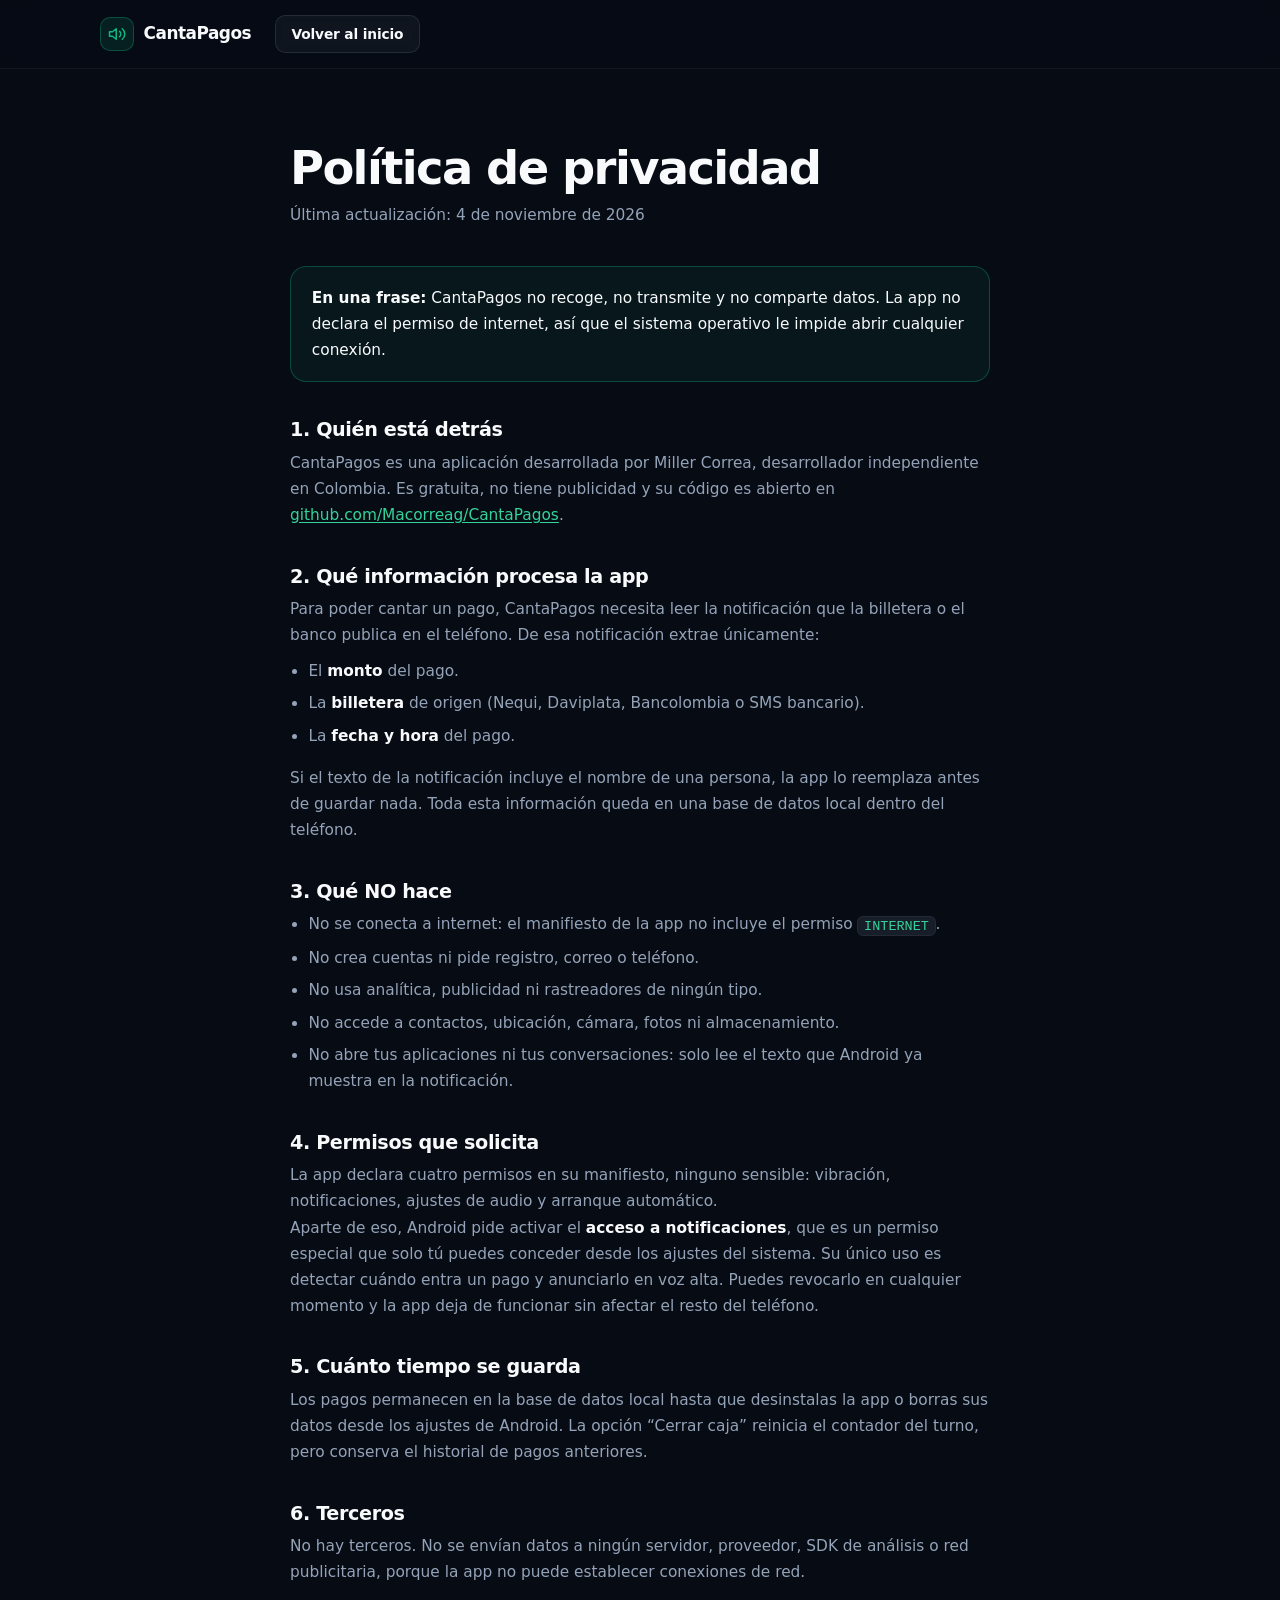
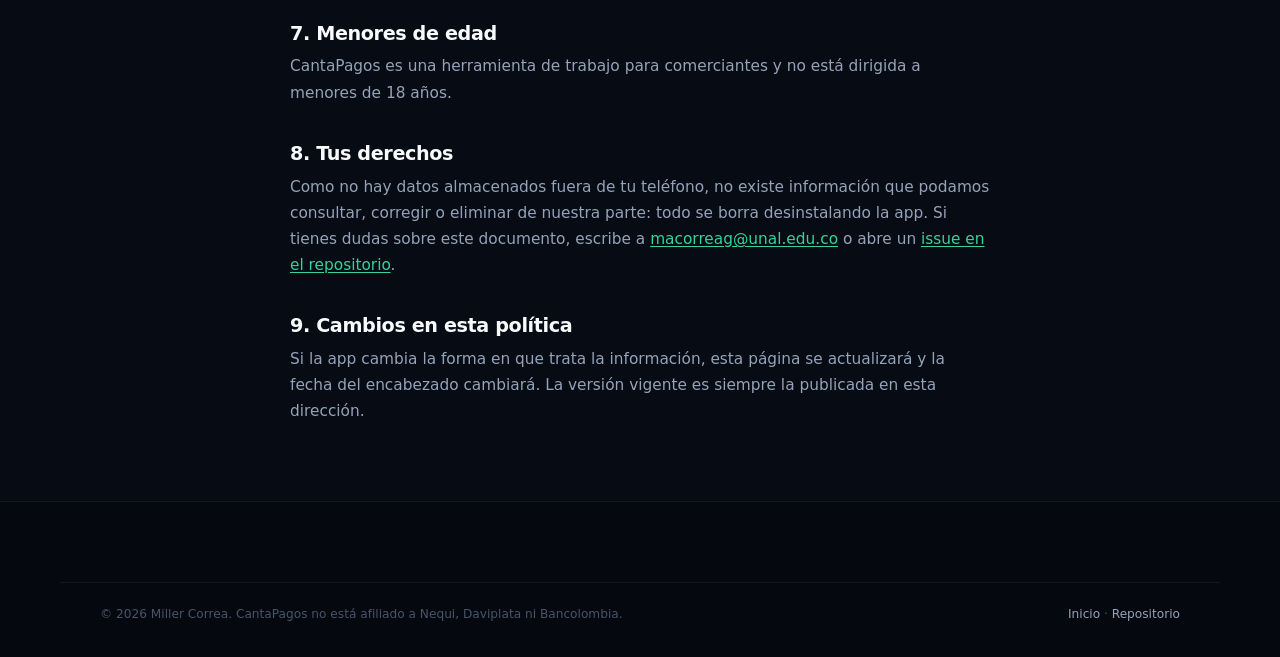
<file: docs/privacidad.html>
<!DOCTYPE html>
<html lang="es-CO">
<head>
<meta charset="utf-8">
<meta name="viewport" content="width=device-width, initial-scale=1">
<title>Política de privacidad · CantaPagos</title>
<meta name="description" content="CantaPagos no recoge ni transmite datos: no tiene permiso de internet. Qué procesa, qué permisos pide y cuánto tiempo guarda la información.">
<meta name="theme-color" content="#070B14">
<link rel="canonical" href="https://macorreag.github.io/CantaPagos/privacidad.html">
<link rel="icon" href="favicon.svg" type="image/svg+xml">
<link rel="stylesheet" href="styles.css">
</head>
<body>

<header class="nav is-stuck">
  <div class="wrap nav__inner">
    <a class="brand" href="/CantaPagos/" aria-label="CantaPagos, inicio">
      <span class="brand__mark" aria-hidden="true">
        <svg viewBox="0 0 24 24" fill="none" stroke="currentColor" stroke-width="2" stroke-linecap="round" stroke-linejoin="round"><path d="M11 5 6 9H2v6h4l5 4V5Z"/><path d="M15.5 8.5a5 5 0 0 1 0 7"/><path d="M19 5a9 9 0 0 1 0 14"/></svg>
      </span>
      <span class="brand__text">CantaPagos</span>
    </a>
    <a class="btn btn--ghost btn--sm" href="/CantaPagos/">Volver al inicio</a>
  </div>
</header>

<main class="wrap legal">
  <h1>Política de privacidad</h1>
  <p class="legal__date">Última actualización: 4 de noviembre de 2026</p>

  <div class="legal__box">
    <p><strong>En una frase:</strong> CantaPagos no recoge, no transmite y no comparte datos.
    La app no declara el permiso de internet, así que el sistema operativo le impide abrir
    cualquier conexión.</p>
  </div>

  <h2>1. Quién está detrás</h2>
  <p>CantaPagos es una aplicación desarrollada por Miller Correa, desarrollador independiente
  en Colombia. Es gratuita, no tiene publicidad y su código es abierto en
  <a href="https://github.com/Macorreag/CantaPagos">github.com/Macorreag/CantaPagos</a>.</p>

  <h2>2. Qué información procesa la app</h2>
  <p>Para poder cantar un pago, CantaPagos necesita leer la notificación que la billetera o el
  banco publica en el teléfono. De esa notificación extrae únicamente:</p>
  <ul>
    <li>El <strong>monto</strong> del pago.</li>
    <li>La <strong>billetera</strong> de origen (Nequi, Daviplata, Bancolombia o SMS bancario).</li>
    <li>La <strong>fecha y hora</strong> del pago.</li>
  </ul>
  <p>Si el texto de la notificación incluye el nombre de una persona, la app lo reemplaza antes
  de guardar nada. Toda esta información queda en una base de datos local dentro del teléfono.</p>

  <h2>3. Qué NO hace</h2>
  <ul>
    <li>No se conecta a internet: el manifiesto de la app no incluye el permiso <code>INTERNET</code>.</li>
    <li>No crea cuentas ni pide registro, correo o teléfono.</li>
    <li>No usa analítica, publicidad ni rastreadores de ningún tipo.</li>
    <li>No accede a contactos, ubicación, cámara, fotos ni almacenamiento.</li>
    <li>No abre tus aplicaciones ni tus conversaciones: solo lee el texto que Android ya muestra
      en la notificación.</li>
  </ul>

  <h2>4. Permisos que solicita</h2>
  <p>La app declara cuatro permisos en su manifiesto, ninguno sensible: vibración,
  notificaciones, ajustes de audio y arranque automático.</p>
  <p>Aparte de eso, Android pide activar el <strong>acceso a notificaciones</strong>, que es un
  permiso especial que solo tú puedes conceder desde los ajustes del sistema. Su único uso es
  detectar cuándo entra un pago y anunciarlo en voz alta. Puedes revocarlo en cualquier momento
  y la app deja de funcionar sin afectar el resto del teléfono.</p>

  <h2>5. Cuánto tiempo se guarda</h2>
  <p>Los pagos permanecen en la base de datos local hasta que desinstalas la app o borras sus
  datos desde los ajustes de Android. La opción “Cerrar caja” reinicia el contador del turno,
  pero conserva el historial de pagos anteriores.</p>

  <h2>6. Terceros</h2>
  <p>No hay terceros. No se envían datos a ningún servidor, proveedor, SDK de análisis o red
  publicitaria, porque la app no puede establecer conexiones de red.</p>

  <h2>7. Menores de edad</h2>
  <p>CantaPagos es una herramienta de trabajo para comerciantes y no está dirigida a menores
  de 18 años.</p>

  <h2>8. Tus derechos</h2>
  <p>Como no hay datos almacenados fuera de tu teléfono, no existe información que podamos
  consultar, corregir o eliminar de nuestra parte: todo se borra desinstalando la app.
  Si tienes dudas sobre este documento, escribe a
  <a href="mailto:macorreag@unal.edu.co">macorreag@unal.edu.co</a> o abre un
  <a href="https://github.com/Macorreag/CantaPagos/issues">issue en el repositorio</a>.</p>

  <h2>9. Cambios en esta política</h2>
  <p>Si la app cambia la forma en que trata la información, esta página se actualizará y la
  fecha del encabezado cambiará. La versión vigente es siempre la publicada en esta dirección.</p>
</main>

<footer class="footer">
  <div class="wrap footer__legal">
    <p>© <span id="year">2026</span> Miller Correa. CantaPagos no está afiliado a Nequi, Daviplata ni Bancolombia.</p>
    <p><a href="/CantaPagos/">Inicio</a> · <a href="https://github.com/Macorreag/CantaPagos">Repositorio</a></p>
  </div>
</footer>

<script>
  document.getElementById('year').textContent = new Date().getFullYear();
</script>
</body>
</html>
</file>
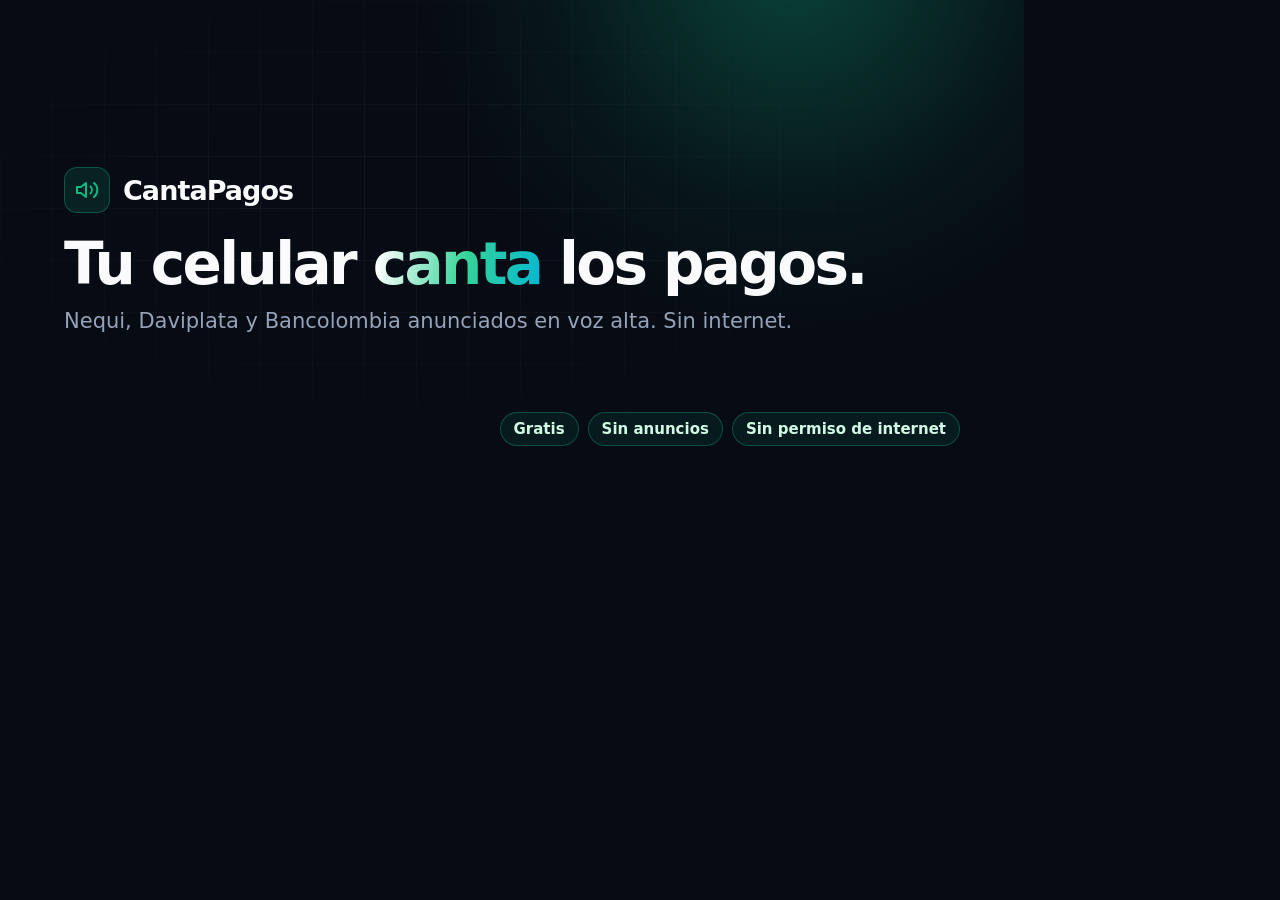
<file: store/src/feature-graphic.html>
<!DOCTYPE html>
<html lang="es">
<head>
<meta charset="utf-8">
<style>
  * { margin: 0; padding: 0; box-sizing: border-box; }
  html, body { width: 1024px; height: 500px; overflow: hidden; background: #070B14; }
  body {
    background: #070B14;
    color: #F8FAFC;
    font-family: ui-sans-serif, system-ui, -apple-system, "Segoe UI", Roboto, "Helvetica Neue", Arial, sans-serif;
    -webkit-font-smoothing: antialiased;
    position: relative;
  }
  .glow {
    position: absolute; width: 780px; height: 780px;
    top: -430px; right: -160px;
    background: radial-gradient(circle, rgba(16,185,129,.32) 0%, rgba(4,120,87,.10) 45%, transparent 68%);
  }
  .grid {
    position: absolute; inset: 0;
    background-image:
      linear-gradient(to right, rgba(148,163,184,.07) 1px, transparent 1px),
      linear-gradient(to bottom, rgba(148,163,184,.07) 1px, transparent 1px);
    background-size: 52px 52px;
    mask-image: radial-gradient(ellipse 70% 70% at 40% 40%, #000 10%, transparent 78%);
    -webkit-mask-image: radial-gradient(ellipse 70% 70% at 40% 40%, #000 10%, transparent 78%);
  }
  .inner {
    position: relative;
    width: 100%; height: 100%;
    padding: 58px 64px;
    display: flex; flex-direction: column; justify-content: center;
  }
  .brand { display: flex; align-items: center; gap: 13px; margin-bottom: 22px; }
  .mark {
    width: 46px; height: 46px; display: grid; place-items: center;
    border-radius: 13px;
    color: #10B981; background: rgba(16,185,129,.13);
    border: 1px solid rgba(16,185,129,.35);
  }
  .mark svg { width: 24px; height: 24px; }
  .name { font-size: 27px; font-weight: 800; letter-spacing: -.035em; }
  h1 { font-size: 58px; line-height: 1.02; letter-spacing: -.045em; font-weight: 800; margin-bottom: 14px; }
  h1 em {
    font-style: normal;
    background: linear-gradient(100deg, #FFFFFF 5%, #34D399 55%, #06B6D4 100%);
    -webkit-background-clip: text; background-clip: text; color: transparent;
  }
  .sub { font-size: 21px; color: #94A3B8; }
  .badges { position: absolute; right: 64px; bottom: 54px; display: flex; gap: 9px; }
  .badges span {
    font-size: 15px; font-weight: 700; color: #D1FAE5;
    padding: 7px 13px; border-radius: 999px;
    background: rgba(16,185,129,.09);
    border: 1px solid rgba(16,185,129,.34);
  }
</style>
</head>
<body>
  <div class="glow"></div>
  <div class="grid"></div>

  <div class="inner">
    <div class="brand">
      <span class="mark">
        <svg viewBox="0 0 24 24" fill="none" stroke="currentColor" stroke-width="2" stroke-linecap="round" stroke-linejoin="round"><path d="M11 5 6 9H2v6h4l5 4V5Z"/><path d="M15.5 8.5a5 5 0 0 1 0 7"/><path d="M19 5a9 9 0 0 1 0 14"/></svg>
      </span>
      <span class="name">CantaPagos</span>
    </div>

    <h1>Tu celular <em>canta</em> los pagos.</h1>
    <p class="sub">Nequi, Daviplata y Bancolombia anunciados en voz alta. Sin internet.</p>
  </div>

  <div class="badges">
    <span>Gratis</span>
    <span>Sin anuncios</span>
    <span>Sin permiso de internet</span>
  </div>
</body>
</html>
</file>
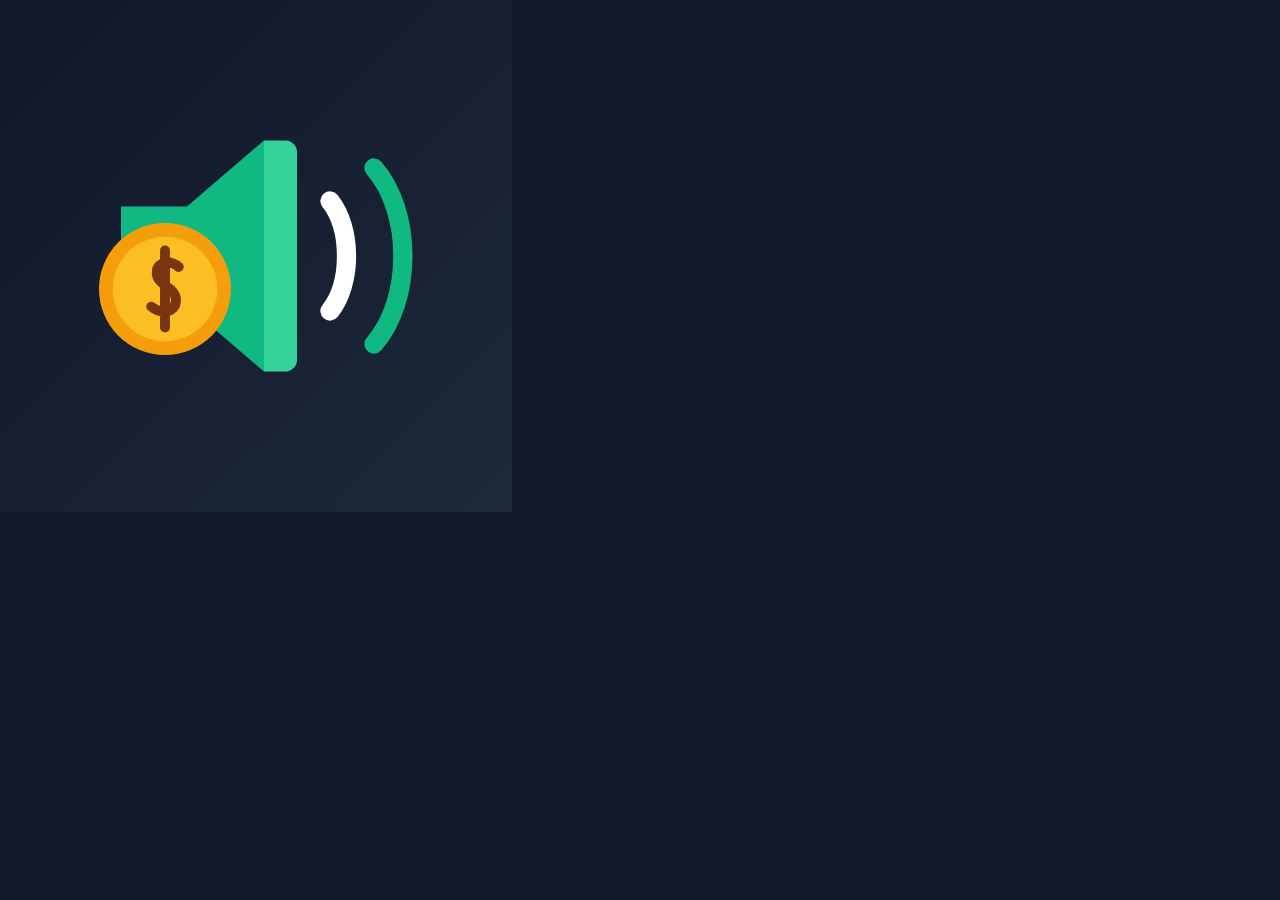
<file: store/src/icon.html>
<!DOCTYPE html>
<html lang="es">
<head>
<meta charset="utf-8">
<style>
  * { margin: 0; padding: 0; box-sizing: border-box; }
  html, body { width: 512px; height: 512px; overflow: hidden; background: #0F172A; }
  svg { display: block; width: 512px; height: 512px; }
</style>
</head>
<body>
<svg width="512" height="512" viewBox="0 0 512 512" xmlns="http://www.w3.org/2000/svg">
  <defs>
    <linearGradient id="bg" x1="0" y1="0" x2="1" y2="1">
      <stop offset="0" stop-color="#0F172A"/>
      <stop offset="1" stop-color="#1E293B"/>
    </linearGradient>
  </defs>
  <rect width="512" height="512" fill="url(#bg)"/>

  <!-- Contenido del adaptive icon, escalado y centrado -->
  <g transform="translate(-55 -41) scale(5.5)">
    <path d="M32,45 L44,45 L58,33 L58,75 L44,63 L32,63 Z" fill="#10B981"/>
    <path d="M58,33 L62,33 C63,33 64,34 64,35 L64,73 C64,74 63,75 62,75 L58,75 Z" fill="#34D399"/>
    <path d="M70,44 C74,49 74,59 70,64" stroke="#FFFFFF" stroke-width="3.5" stroke-linecap="round" fill="none"/>
    <path d="M78,38 C85,46 85,62 78,70" stroke="#10B981" stroke-width="3.5" stroke-linecap="round" fill="none"/>
    <circle cx="40" cy="60" r="12" fill="#F59E0B"/>
    <circle cx="40" cy="60" r="9.5" fill="#FBBF24"/>
    <path d="M40,53 L40,67 M42.5,56 C41.5,54.8 38.5,54.8 38.5,57 C38.5,59.5 42,59.5 42,62 C42,64.5 39,64.5 37.5,63.2"
          stroke="#78350F" stroke-width="1.8" stroke-linecap="round" fill="none"/>
  </g>
</svg>
</body>
</html>
</file>
<file: docs/styles.css>
/* ============================================
   CantaPagos — landing
   Paleta tomada del tema real de la app (ui/theme/Color.kt)
   ============================================ */

:root {
  --bg:        #070B14;
  --bg-soft:   #0B1220;
  --surface:   #0F172A;
  --surface-2: #151E32;
  --surface-3: #1E293B;
  --line:      rgba(148, 163, 184, .16);
  --line-soft: rgba(148, 163, 184, .09);

  --text:  #F8FAFC;
  --muted: #94A3B8;
  --dim:   #64748B;

  --emerald:   #10B981;
  --emerald-2: #34D399;
  --emerald-d: #047857;

  --nequi: #7A1CAC;
  --davi:  #DC2626;
  --banco: #D97706;
  --sms:   #0284C7;

  --radius-sm: 10px;
  --radius:    16px;
  --radius-lg: 24px;

  --wrap: 1160px;
  --pad: clamp(1.25rem, 4.5vw, 2.5rem);

  --font: ui-sans-serif, system-ui, -apple-system, "Segoe UI", Roboto, "Helvetica Neue", Arial, sans-serif;
  --mono: ui-monospace, SFMono-Regular, "SF Mono", Menlo, Consolas, "Liberation Mono", monospace;

  --ease: cubic-bezier(.22, .61, .36, 1);
}

*, *::before, *::after { box-sizing: border-box; }

html {
  scroll-behavior: smooth;
  -webkit-text-size-adjust: 100%;
}

body {
  margin: 0;
  background: var(--bg);
  color: var(--text);
  font-family: var(--font);
  font-size: 1rem;
  line-height: 1.6;
  -webkit-font-smoothing: antialiased;
  text-rendering: optimizeLegibility;
  overflow-x: hidden;
}

img, svg { display: block; max-width: 100%; }
a { color: inherit; text-decoration: none; }
button { font: inherit; color: inherit; }

h1, h2, h3 {
  margin: 0;
  font-weight: 800;
  letter-spacing: -.035em;
  line-height: 1.04;
  text-wrap: balance;
}

p { margin: 0; }

code {
  font-family: var(--mono);
  font-size: .88em;
  padding: .12em .42em;
  border-radius: 6px;
  background: rgba(148, 163, 184, .12);
  border: 1px solid var(--line-soft);
  color: var(--emerald-2);
}

::selection { background: rgba(16, 185, 129, .28); }

:focus-visible {
  outline: 3px solid var(--emerald);
  outline-offset: 3px;
  border-radius: 6px;
}

.skip {
  position: absolute;
  left: -9999px;
  top: 0;
  background: var(--emerald);
  color: #04140E;
  font-weight: 700;
  padding: .8rem 1.2rem;
  border-radius: 0 0 12px 0;
  z-index: 200;
}
.skip:focus { left: 0; }

.wrap {
  width: 100%;
  max-width: var(--wrap);
  margin-inline: auto;
  padding-inline: var(--pad);
}

/* ---------- Botones ---------- */
.btn {
  --btn-h: 46px;
  display: inline-flex;
  align-items: center;
  justify-content: center;
  gap: .55rem;
  height: var(--btn-h);
  padding-inline: 1.15rem;
  border-radius: 12px;
  border: 1px solid transparent;
  font-weight: 700;
  font-size: .94rem;
  letter-spacing: -.01em;
  cursor: pointer;
  white-space: nowrap;
  transition: transform .16s var(--ease), background-color .16s var(--ease),
              border-color .16s var(--ease), box-shadow .22s var(--ease);
}
.btn svg { width: 18px; height: 18px; flex: none; }
.btn--sm { --btn-h: 38px; font-size: .86rem; padding-inline: .95rem; border-radius: 10px; }
.btn--lg { --btn-h: 54px; font-size: 1rem; padding-inline: 1.5rem; border-radius: 14px; }
.btn--lg svg { width: 20px; height: 20px; }

.btn--primary {
  background: linear-gradient(180deg, var(--emerald-2), var(--emerald));
  color: #04140E;
  box-shadow: 0 1px 0 rgba(255,255,255,.25) inset, 0 10px 30px -12px rgba(16,185,129,.85);
}
.btn--primary:hover { transform: translateY(-2px); box-shadow: 0 1px 0 rgba(255,255,255,.3) inset, 0 16px 36px -12px rgba(16,185,129,.95); }
.btn--primary:active { transform: translateY(0) scale(.985); }

.btn--ghost {
  background: rgba(148, 163, 184, .07);
  border-color: var(--line);
  color: var(--text);
  backdrop-filter: blur(6px);
}
.btn--ghost:hover { background: rgba(148, 163, 184, .13); border-color: rgba(148,163,184,.32); transform: translateY(-2px); }
.btn--ghost:active { transform: translateY(0) scale(.985); }

/* ---------- Nav ---------- */
.nav {
  position: fixed;
  inset: 0 0 auto 0;
  z-index: 100;
  border-bottom: 1px solid transparent;
  transition: background-color .3s var(--ease), border-color .3s var(--ease), backdrop-filter .3s;
}
.nav.is-stuck {
  background: rgba(7, 11, 20, .78);
  backdrop-filter: blur(14px) saturate(160%);
  border-bottom-color: var(--line-soft);
}
.nav__inner {
  display: flex;
  align-items: center;
  gap: 1.5rem;
  height: 68px;
}
.brand { display: inline-flex; align-items: center; gap: .6rem; }
.brand__mark {
  display: grid;
  place-items: center;
  width: 34px; height: 34px;
  border-radius: 10px;
  color: var(--emerald);
  background: rgba(16, 185, 129, .12);
  border: 1px solid rgba(16, 185, 129, .32);
  flex: none;
}
.brand__mark svg { width: 18px; height: 18px; }
.brand__text { font-weight: 800; letter-spacing: -.03em; font-size: 1.06rem; }

.nav__links {
  display: flex;
  align-items: center;
  gap: 1.6rem;
  margin-left: auto;
  font-size: .9rem;
  color: var(--muted);
}
.nav__links a { position: relative; padding-block: .4rem; transition: color .18s; }
.nav__links a::after {
  content: "";
  position: absolute;
  left: 0; right: 0; bottom: 0;
  height: 1px;
  background: var(--emerald);
  transform: scaleX(0);
  transform-origin: left;
  transition: transform .22s var(--ease);
}
.nav__links a:hover { color: var(--text); }
.nav__links a:hover::after { transform: scaleX(1); }

/* ---------- Hero ---------- */
.hero {
  position: relative;
  padding-top: clamp(7rem, 12vw, 9.5rem);
  padding-bottom: clamp(4rem, 8vw, 7rem);
  overflow: hidden;
}
.hero__glow {
  position: absolute;
  width: 900px; height: 900px;
  top: -420px; right: -220px;
  background: radial-gradient(circle, rgba(16,185,129,.22) 0%, rgba(4,120,87,.08) 42%, transparent 68%);
  pointer-events: none;
}
.hero__grid {
  position: absolute;
  inset: 0;
  background-image:
    linear-gradient(to right, rgba(148,163,184,.06) 1px, transparent 1px),
    linear-gradient(to bottom, rgba(148,163,184,.06) 1px, transparent 1px);
  background-size: 64px 64px;
  mask-image: radial-gradient(ellipse 70% 60% at 50% 20%, #000 20%, transparent 75%);
  -webkit-mask-image: radial-gradient(ellipse 70% 60% at 50% 20%, #000 20%, transparent 75%);
  pointer-events: none;
}
.hero__inner {
  position: relative;
  display: grid;
  grid-template-columns: minmax(0, 1.08fr) minmax(0, .92fr);
  align-items: center;
  gap: clamp(2rem, 5vw, 4rem);
}

.eyebrow {
  display: inline-flex;
  align-items: center;
  gap: .5rem;
  font-size: .78rem;
  font-weight: 700;
  letter-spacing: .12em;
  text-transform: uppercase;
  color: var(--emerald-2);
  margin-bottom: 1.1rem;
}
.eyebrow .dot {
  width: 6px; height: 6px;
  border-radius: 50%;
  background: var(--emerald);
  box-shadow: 0 0 0 4px rgba(16,185,129,.16);
}

.hero h1 {
  font-size: clamp(2.45rem, 5.4vw, 4.35rem);
  margin-bottom: 1.35rem;
}
.grad {
  background: linear-gradient(100deg, #fff 8%, var(--emerald-2) 55%, #06b6d4 100%);
  -webkit-background-clip: text;
  background-clip: text;
  color: transparent;
}

.lead {
  font-size: clamp(1.02rem, 1.5vw, 1.16rem);
  line-height: 1.62;
  color: var(--muted);
  max-width: 52ch;
}
.lead strong { color: var(--text); font-weight: 650; }

.hero__cta {
  display: flex;
  flex-wrap: wrap;
  gap: .75rem;
  margin-top: 2rem;
}

.hero__meta {
  display: flex;
  flex-wrap: wrap;
  align-items: center;
  gap: .5rem .75rem;
  margin-top: 1.35rem;
  font-size: .82rem;
  color: var(--dim);
  font-variant-numeric: tabular-nums;
}
.hero__meta .sep {
  width: 3px; height: 3px;
  border-radius: 50%;
  background: var(--dim);
}

.wallets {
  display: flex;
  flex-wrap: wrap;
  gap: .45rem;
  list-style: none;
  margin: 2.1rem 0 0;
  padding: 0;
}
.wallets li {
  display: inline-flex;
  align-items: center;
  gap: .45rem;
  padding: .4rem .72rem;
  border-radius: 999px;
  border: 1px solid var(--line-soft);
  background: rgba(148,163,184,.05);
  font-size: .8rem;
  font-weight: 600;
  color: var(--muted);
}
.wallets__dot {
  width: 7px; height: 7px;
  border-radius: 50%;
  background: var(--c);
  box-shadow: 0 0 10px color-mix(in srgb, var(--c) 70%, transparent);
}

/* Sellos de confianza del hero */
.trust {
  display: flex;
  flex-wrap: wrap;
  gap: .5rem;
  list-style: none;
  margin: 1.7rem 0 0;
  padding: 0;
}
.trust li {
  display: inline-flex;
  align-items: center;
  gap: .45rem;
  padding: .42rem .8rem .42rem .62rem;
  border-radius: 999px;
  border: 1px solid rgba(16, 185, 129, .32);
  background: rgba(16, 185, 129, .08);
  font-size: .8rem;
  font-weight: 700;
  letter-spacing: -.01em;
  color: #D1FAE5;
}
.trust svg { width: 14px; height: 14px; flex: none; color: var(--emerald); }

/* ---------- Teléfono ---------- */
.hero__device {
  position: relative;
  display: grid;
  place-items: center;
  padding-block: 4.5rem;
}

.phone {
  position: relative;
  width: 318px;
  max-width: 100%;
  transform: rotate(2deg);
  filter: drop-shadow(0 40px 60px rgba(0,0,0,.55));
}
.phone__bezel {
  border-radius: 46px;
  padding: 9px;
  background: linear-gradient(160deg, #233047, #0b1220 60%);
  border: 1px solid rgba(148,163,184,.2);
  box-shadow:
    0 0 0 1px rgba(0,0,0,.6),
    inset 0 1px 0 rgba(255,255,255,.12);
}
.phone__screen {
  position: relative;
  border-radius: 38px;
  background: #0A0F1D;
  padding: 12px 12px 18px;
  overflow: hidden;
  box-shadow: inset 0 0 0 1px rgba(148,163,184,.1);
}
.phone__screen::before {
  content: "";
  position: absolute;
  top: 8px; left: 50%;
  transform: translateX(-50%);
  width: 66px; height: 15px;
  background: #060A12;
  border-radius: 999px;
  z-index: 2;
}
.phone__screen::after {
  content: "";
  position: absolute;
  left: 0; right: 0; bottom: 0;
  height: 52px;
  background: linear-gradient(to bottom, rgba(10,15,29,0), #0A0F1D 85%);
  pointer-events: none;
}

.statusbar {
  display: flex;
  justify-content: space-between;
  align-items: center;
  padding: 4px 8px 12px;
  font-size: 9.5px;
  color: var(--muted);
  font-variant-numeric: tabular-nums;
}
.statusbar__icons { display: inline-flex; align-items: center; gap: 4px; }
.statusbar__icons svg { width: 9px; height: 9px; opacity: .8; }
.batt {
  font-size: 8px;
  padding: 1px 4px;
  border-radius: 3px;
  background: rgba(148,163,184,.18);
}

.app-head {
  display: flex;
  align-items: center;
  justify-content: space-between;
  gap: 8px;
  padding: 10px 11px;
  border-radius: 16px;
  background: var(--surface);
  border: 1px solid var(--surface-3);
  margin-bottom: 8px;
}
.app-head__row { display: flex; align-items: center; gap: 6px; }
.app-head__name { font-size: 13.5px; font-weight: 900; letter-spacing: -.03em; }
.app-head__sub { font-size: 9px; color: var(--emerald); margin-top: 1px; }
.pill-offline {
  display: inline-flex;
  align-items: center;
  gap: 3px;
  font-size: 7px;
  font-weight: 800;
  letter-spacing: .02em;
  padding: 2px 5px;
  border-radius: 5px;
  color: var(--emerald);
  background: rgba(16,185,129,.14);
  border: 1px solid rgba(16,185,129,.3);
}
.pill-offline svg { width: 8px; height: 8px; }

.switch {
  width: 34px; height: 19px;
  border-radius: 999px;
  background: var(--emerald);
  padding: 2px;
  flex: none;
  display: flex;
  justify-content: flex-end;
}
.switch span {
  width: 15px; height: 15px;
  border-radius: 50%;
  background: #fff;
  box-shadow: 0 1px 2px rgba(0,0,0,.4);
}

.card.summary {
  position: relative;
  border-radius: 20px;
  padding: 12px 13px 13px;
  background:
    radial-gradient(circle at 20% 0%, rgba(4,120,87,.35), transparent 60%),
    var(--surface);
  border: 1px solid rgba(16,185,129,.28);
  margin-bottom: 9px;
}
.summary__top { display: flex; align-items: center; justify-content: space-between; gap: 6px; }
.summary__label {
  display: inline-flex;
  align-items: center;
  gap: 5px;
  font-size: 8px;
  font-weight: 800;
  letter-spacing: .09em;
  text-transform: uppercase;
  color: var(--muted);
}
.summary__label svg { width: 11px; height: 11px; color: var(--emerald); }
.summary__count {
  font-size: 8px;
  font-weight: 700;
  padding: 2px 6px;
  border-radius: 7px;
  color: #E2E8F0;
  background: var(--surface-2);
  border: 1px solid var(--surface-3);
}
.summary__total {
  font-size: 32px;
  font-weight: 900;
  letter-spacing: -.05em;
  margin: 10px 0 11px;
  font-variant-numeric: tabular-nums;
}
.summary__chips { display: flex; flex-wrap: wrap; gap: 4px; }

.chip {
  display: inline-flex;
  align-items: center;
  gap: 4px;
  font-size: 7.5px;
  font-weight: 800;
  padding: 3px 6px;
  border-radius: 6px;
  border: 1px solid transparent;
}
.chip::before {
  content: "";
  width: 5px; height: 5px;
  border-radius: 50%;
  background: currentColor;
}
.chip--nequi { color: #D8B4FE; background: rgba(122,28,172,.2); border-color: rgba(122,28,172,.5); }
.chip--davi  { color: #FCA5A5; background: rgba(220,38,38,.17);  border-color: rgba(220,38,38,.45); }
.chip--banco { color: #FDE68A; background: rgba(217,119,6,.17);  border-color: rgba(217,119,6,.45); }

.app-btn {
  display: flex;
  align-items: center;
  justify-content: center;
  gap: 6px;
  height: 34px;
  border-radius: 10px;
  background: var(--emerald);
  color: #04140E;
  font-size: 10.5px;
  font-weight: 800;
  margin-bottom: 7px;
}
.app-btn svg { width: 13px; height: 13px; }

.app-tools {
  display: grid;
  grid-template-columns: repeat(4, 1fr);
  gap: 4px;
  margin-bottom: 11px;
}
.app-tools span {
  display: grid;
  place-items: center;
  height: 24px;
  font-size: 7.5px;
  font-weight: 700;
  color: #E2E8F0;
  border-radius: 7px;
  background: var(--surface);
  border: 1px solid var(--surface-3);
}

.app-section {
  display: flex;
  align-items: center;
  justify-content: space-between;
  font-size: 7px;
  font-weight: 800;
  letter-spacing: .09em;
  text-transform: uppercase;
  color: var(--muted);
  margin-bottom: 6px;
}
.app-section__badge {
  font-size: 7px;
  letter-spacing: 0;
  text-transform: none;
  padding: 2px 5px;
  border-radius: 5px;
  color: #E2E8F0;
  background: var(--surface-2);
  border: 1px solid var(--surface-3);
}

.txn {
  border-radius: 12px;
  padding: 8px 9px;
  background: var(--surface-2);
  border: 1px solid var(--surface-3);
  margin-bottom: 6px;
}
.txn__top { display: flex; align-items: center; justify-content: space-between; }
.txn__time { font-size: 7px; color: var(--muted); font-variant-numeric: tabular-nums; }
.txn__bottom {
  display: flex;
  align-items: center;
  justify-content: space-between;
  margin-top: 5px;
}
.txn__amount { font-size: 13px; font-weight: 800; letter-spacing: -.02em; }
.txn__ok {
  display: inline-flex;
  align-items: center;
  gap: 2px;
  font-size: 6.5px;
  font-weight: 800;
  color: var(--emerald);
  background: rgba(16,185,129,.12);
  border-radius: 4px;
  padding: 2px 4px;
}
.txn__ok svg { width: 8px; height: 8px; }

/* Tarjetas flotantes */
.float {
  position: absolute;
  display: flex;
  align-items: center;
  gap: .5rem;
  max-width: 178px;
  padding: .5rem .65rem;
  border-radius: 12px;
  background: rgba(15, 23, 42, .9);
  border: 1px solid var(--line);
  backdrop-filter: blur(10px);
  box-shadow: 0 18px 40px -18px rgba(0,0,0,.9);
  font-size: .68rem;
  line-height: 1.3;
  color: var(--muted);
}
.float b { color: var(--text); font-weight: 700; }
.float__icon {
  display: grid;
  place-items: center;
  width: 24px; height: 24px;
  flex: none;
  border-radius: 7px;
  color: var(--emerald);
  background: rgba(16,185,129,.12);
  border: 1px solid rgba(16,185,129,.3);
}
.float__icon svg { width: 12px; height: 12px; }
.float__icon--green { color: #6EE7B7; }
.float--a { top: .25rem; left: 2%; }
.float--b { bottom: .25rem; right: 2%; }

/* ---------- Secciones ---------- */
.section { position: relative; padding-block: clamp(4.5rem, 9vw, 7.5rem); }
.section__head { max-width: 46rem; margin-bottom: clamp(2.2rem, 4vw, 3.4rem); }
.section__head h2 { font-size: clamp(1.9rem, 3.6vw, 3rem); }

.section--problem {
  background: linear-gradient(180deg, transparent, rgba(15,23,42,.55) 40%, transparent);
  border-block: 1px solid var(--line-soft);
}
.problem {
  display: grid;
  grid-template-columns: minmax(0, 1.05fr) minmax(0, .95fr);
  gap: clamp(2rem, 5vw, 4.5rem);
  align-items: center;
}
.problem h2 { font-size: clamp(1.85rem, 3.4vw, 2.75rem); margin-bottom: 1.2rem; }
.problem__cards { display: grid; gap: .8rem; }
.pcard {
  border-radius: var(--radius);
  border: 1px solid var(--line);
  background: var(--surface);
  padding: 1.1rem 1.25rem;
  position: relative;
}
.pcard__tag {
  display: block;
  font-size: .72rem;
  font-weight: 800;
  letter-spacing: .12em;
  text-transform: uppercase;
  color: var(--dim);
  margin-bottom: .45rem;
}
.pcard p { font-size: .98rem; color: var(--muted); }
.pcard--win {
  border-color: rgba(16,185,129,.42);
  background: linear-gradient(150deg, rgba(16,185,129,.12), var(--surface) 70%);
}
.pcard--win .pcard__tag { color: var(--emerald-2); }
.pcard--win p { color: var(--text); }
.pcard__sound { display: flex; align-items: center; gap: .6rem; font-weight: 600; }
.pcard__chime {
  position: relative;
  width: 10px; height: 10px;
  flex: none;
  border-radius: 50%;
  background: var(--emerald);
}
.pcard__chime::after {
  content: "";
  position: absolute;
  inset: -6px;
  border-radius: 50%;
  border: 1px solid var(--emerald);
  opacity: 0;
  animation: ping 2.6s var(--ease) infinite;
}
@keyframes ping {
  0%   { transform: scale(.5); opacity: .8; }
  70%  { transform: scale(1.5); opacity: 0; }
  100% { opacity: 0; }
}
.problem__note { font-size: .92rem; color: var(--muted); padding-left: 1rem; border-left: 2px solid rgba(16,185,129,.45); }
.problem__note strong { color: var(--text); }

/* ---------- Pasos ---------- */
.steps {
  display: grid;
  grid-template-columns: repeat(3, 1fr);
  gap: 1.5rem;
  list-style: none;
  margin: 0;
  padding: 0;
  counter-reset: step;
}
.step {
  position: relative;
  padding-top: 1.9rem;
  border-top: 1px solid var(--line);
}
.step__num {
  position: absolute;
  top: -.72rem;
  left: 0;
  font-size: .78rem;
  font-weight: 900;
  letter-spacing: .1em;
  color: var(--emerald);
  background: var(--bg);
  padding-right: .6rem;
}
.step h3 { font-size: 1.12rem; margin-bottom: .55rem; letter-spacing: -.02em; }
.step p { font-size: .93rem; color: var(--muted); }

/* ---------- Features ---------- */
.section--features { background: var(--bg-soft); border-block: 1px solid var(--line-soft); }
.features {
  display: grid;
  grid-template-columns: repeat(3, 1fr);
  gap: 1rem;
}
.feature {
  position: relative;
  padding: 1.5rem 1.4rem 1.6rem;
  border-radius: var(--radius);
  border: 1px solid var(--line-soft);
  background: linear-gradient(180deg, rgba(148,163,184,.05), rgba(148,163,184,.015));
  transition: border-color .25s var(--ease), transform .25s var(--ease), background-color .25s;
}
.feature:hover {
  transform: translateY(-3px);
  border-color: rgba(16,185,129,.38);
  background: linear-gradient(180deg, rgba(16,185,129,.07), rgba(148,163,184,.02));
}
.feature__icon {
  display: grid;
  place-items: center;
  width: 38px; height: 38px;
  border-radius: 11px;
  margin-bottom: 1.05rem;
  color: var(--emerald);
  background: rgba(16,185,129,.11);
  border: 1px solid rgba(16,185,129,.26);
}
.feature__icon svg { width: 19px; height: 19px; }
.feature h3 { font-size: 1.05rem; margin-bottom: .45rem; letter-spacing: -.02em; }
.feature p { font-size: .92rem; color: var(--muted); }

/* ---------- Pilares de confianza ---------- */
.pillars {
  display: grid;
  grid-template-columns: repeat(3, 1fr);
  gap: 1rem;
  margin-bottom: clamp(3rem, 6vw, 4.5rem);
}
.pillar {
  padding: 1.45rem 1.35rem 1.55rem;
  border-radius: var(--radius);
  border: 1px solid var(--line);
  background: linear-gradient(180deg, rgba(148, 163, 184, .06), rgba(148, 163, 184, .02));
}
.pillar__icon {
  display: grid;
  place-items: center;
  width: 38px; height: 38px;
  border-radius: 11px;
  margin-bottom: 1rem;
  color: var(--emerald);
  background: rgba(16, 185, 129, .11);
  border: 1px solid rgba(16, 185, 129, .26);
}
.pillar__icon svg { width: 19px; height: 19px; }
.pillar h3 { font-size: 1.05rem; margin-bottom: .4rem; letter-spacing: -.02em; }
.pillar p { font-size: .92rem; color: var(--muted); }

/* ---------- Privacidad ---------- */
.privacy {
  display: grid;
  grid-template-columns: minmax(0, 1.02fr) minmax(0, .98fr);
  gap: clamp(2rem, 5vw, 4rem);
  align-items: start;
}
.privacy h2 { font-size: clamp(1.85rem, 3.4vw, 2.75rem); margin-bottom: 1.2rem; }
.checks {
  list-style: none;
  margin: 1.6rem 0;
  padding: 0;
  display: grid;
  gap: .65rem;
}
.checks li {
  position: relative;
  padding-left: 1.8rem;
  font-size: .94rem;
  color: var(--muted);
}
.checks li::before {
  content: "";
  position: absolute;
  left: 0; top: .42rem;
  width: 15px; height: 15px;
  border-radius: 50%;
  background: rgba(16,185,129,.16);
  border: 1px solid rgba(16,185,129,.5);
}
.checks li::after {
  content: "";
  position: absolute;
  left: 4.5px; top: .62rem;
  width: 6px; height: 3px;
  border-left: 1.5px solid var(--emerald);
  border-bottom: 1.5px solid var(--emerald);
  transform: rotate(-45deg);
}

.link-arrow {
  display: inline-flex;
  align-items: center;
  gap: .45rem;
  font-size: .92rem;
  font-weight: 700;
  color: var(--emerald-2);
}
.link-arrow svg { width: 16px; height: 16px; transition: transform .2s var(--ease); }
.link-arrow:hover svg { transform: translateX(4px); }

.privacy__proof { display: grid; gap: 1rem; }
.code {
  border-radius: var(--radius);
  border: 1px solid var(--line);
  background: #060A12;
  overflow: hidden;
  box-shadow: 0 30px 60px -40px rgba(0,0,0,.9);
}
.code__bar {
  display: flex;
  align-items: center;
  justify-content: space-between;
  padding: .6rem .95rem;
  border-bottom: 1px solid var(--line-soft);
  background: rgba(148,163,184,.04);
  font-family: var(--mono);
  font-size: .72rem;
  color: var(--dim);
}
.code__ok {
  font-family: var(--font);
  font-size: .66rem;
  font-weight: 800;
  letter-spacing: .08em;
  text-transform: uppercase;
  color: var(--emerald);
  background: rgba(16,185,129,.12);
  border: 1px solid rgba(16,185,129,.3);
  padding: .15rem .45rem;
  border-radius: 5px;
}
.code pre {
  margin: 0;
  padding: 1rem .95rem 1.15rem;
  overflow-x: auto;
  white-space: pre-wrap;
  overflow-wrap: anywhere;
  font-family: var(--mono);
  font-size: .72rem;
  line-height: 1.7;
  color: #CBD5E1;
  tab-size: 2;
}
.code code { background: none; border: 0; padding: 0; color: inherit; font-size: inherit; }
.code .c { color: #475569; font-style: italic; }
.code .s { color: var(--emerald-2); }

.proof__stat {
  display: flex;
  align-items: baseline;
  gap: .8rem;
  padding: 1rem 1.25rem;
  border-radius: var(--radius);
  border: 1px solid rgba(16,185,129,.25);
  background: rgba(16,185,129,.06);
}
.proof__num {
  font-size: 2.4rem;
  font-weight: 900;
  letter-spacing: -.05em;
  color: var(--emerald-2);
  line-height: 1;
  font-variant-numeric: tabular-nums;
}
.proof__txt { font-size: .86rem; color: var(--muted); }
.proof__note {
  font-size: .84rem;
  line-height: 1.55;
  color: var(--dim);
}

.callout {
  display: flex;
  align-items: flex-start;
  gap: .85rem;
  margin: 1.6rem 0 1.2rem;
  padding: 1rem 1.1rem;
  border-radius: var(--radius);
  border: 1px solid rgba(16, 185, 129, .32);
  background: rgba(16, 185, 129, .07);
}
.callout__icon {
  display: grid;
  place-items: center;
  width: 32px; height: 32px;
  flex: none;
  border-radius: 9px;
  color: var(--emerald);
  background: rgba(16, 185, 129, .14);
  border: 1px solid rgba(16, 185, 129, .3);
}
.callout__icon svg { width: 16px; height: 16px; }
.callout h3 { font-size: .98rem; margin-bottom: .25rem; letter-spacing: -.015em; }
.callout p { font-size: .9rem; color: var(--muted); }

/* ---------- Instalar ---------- */
.install {
  display: grid;
  grid-template-columns: minmax(0, 1.25fr) minmax(0, .75fr);
  gap: clamp(2rem, 5vw, 3.5rem);
  align-items: start;
}
.install__steps {
  list-style: none;
  margin: 0;
  padding: 0;
  display: grid;
  gap: 1.6rem;
  counter-reset: install;
}
.install__steps li { display: grid; grid-template-columns: 40px 1fr; gap: 1rem; align-items: start; }
.install__n {
  display: grid;
  place-items: center;
  width: 36px; height: 36px;
  border-radius: 10px;
  font-size: .9rem;
  font-weight: 900;
  color: var(--emerald);
  background: rgba(16,185,129,.1);
  border: 1px solid rgba(16,185,129,.28);
}
.install__steps h3 { font-size: 1.04rem; margin-bottom: .3rem; letter-spacing: -.02em; }
.install__steps p { font-size: .93rem; color: var(--muted); }

.install__note {
  border-radius: var(--radius);
  border: 1px solid rgba(245,158,11,.32);
  background: linear-gradient(170deg, rgba(245,158,11,.09), rgba(15,23,42,.6));
  padding: 1.4rem;
}
.install__note-icon { display: block; color: #F59E0B; margin-bottom: .8rem; }
.install__note-icon svg { width: 22px; height: 22px; }
.install__note h3 { font-size: 1rem; margin-bottom: .45rem; letter-spacing: -.02em; }
.install__note p { font-size: .9rem; color: var(--muted); }

/* ---------- Strip CI ---------- */
.strip {
  border-block: 1px solid var(--line-soft);
  background: linear-gradient(90deg, rgba(16,185,129,.05), transparent 40%);
}
.strip__inner {
  display: flex;
  flex-wrap: wrap;
  align-items: center;
  justify-content: space-between;
  gap: 1.5rem;
  padding-block: 1.6rem;
}
.strip__title { font-weight: 800; letter-spacing: -.02em; }
.strip__sub { font-size: .9rem; color: var(--muted); margin-top: .2rem; }
.strip__actions { display: flex; flex-wrap: wrap; gap: .6rem; align-items: center; }
.badge { height: 20px; width: auto; }

/* ---------- FAQ ---------- */
.faq { display: grid; gap: .7rem; max-width: 60rem; }
.faq details {
  border-radius: var(--radius);
  border: 1px solid var(--line-soft);
  background: rgba(148,163,184,.03);
  padding: 0 1.2rem;
  transition: border-color .2s, background-color .2s;
}
.faq details[open] { border-color: rgba(16,185,129,.3); background: rgba(16,185,129,.04); }
.faq summary {
  display: flex;
  align-items: center;
  justify-content: space-between;
  gap: 1rem;
  padding: 1.05rem 0;
  font-weight: 700;
  font-size: 1rem;
  letter-spacing: -.015em;
  cursor: pointer;
  list-style: none;
}
.faq summary::-webkit-details-marker { display: none; }
.faq summary::after {
  content: "";
  flex: none;
  width: 10px; height: 10px;
  border-right: 2px solid var(--muted);
  border-bottom: 2px solid var(--muted);
  transform: rotate(45deg) translateY(-2px);
  transition: transform .25s var(--ease);
}
.faq details[open] summary::after { transform: rotate(-135deg) translateY(-2px); border-color: var(--emerald); }
.faq details p { padding-bottom: 1.15rem; color: var(--muted); font-size: .94rem; max-width: 68ch; }

/* ---------- CTA final ---------- */
.cta-final {
  position: relative;
  padding-block: clamp(5rem, 10vw, 8rem);
  text-align: center;
  overflow: hidden;
  border-top: 1px solid var(--line-soft);
}
.cta-final::before {
  content: "";
  position: absolute;
  width: 760px; height: 760px;
  left: 50%; top: -380px;
  transform: translateX(-50%);
  background: radial-gradient(circle, rgba(16,185,129,.2), transparent 65%);
  pointer-events: none;
}
.cta-final__inner { position: relative; }
.cta-final h2 { font-size: clamp(2rem, 4.2vw, 3.4rem); margin-bottom: 1rem; }
.cta-final .lead { margin-inline: auto; }
.cta-final__actions {
  display: flex;
  flex-wrap: wrap;
  gap: .75rem;
  justify-content: center;
  margin-top: 2rem;
}
.cta-final__fine { margin-top: 1.1rem; font-size: .82rem; color: var(--dim); }

/* ---------- Footer ---------- */
.footer {
  border-top: 1px solid var(--line-soft);
  padding-block: 2.6rem 2rem;
  background: #05080F;
}
.footer__inner {
  display: flex;
  flex-wrap: wrap;
  gap: 2rem;
  justify-content: space-between;
  align-items: flex-start;
}
.footer__brand { display: flex; gap: .75rem; align-items: center; }
.footer__name { font-weight: 800; letter-spacing: -.02em; }
.footer__tag { font-size: .86rem; color: var(--dim); }
.footer__links { display: flex; flex-wrap: wrap; gap: 1.4rem; font-size: .88rem; color: var(--muted); }
.footer__links a:hover { color: var(--emerald-2); }
.footer__legal {
  display: flex;
  flex-wrap: wrap;
  gap: .4rem 1.5rem;
  justify-content: space-between;
  margin-top: 2.4rem;
  padding-top: 1.4rem;
  border-top: 1px solid var(--line-soft);
  font-size: .76rem;
  color: #475569;
}

/* ---------- Página legal ---------- */
.legal {
  max-width: 780px;
  margin-inline: auto;
  padding-block: clamp(7rem, 12vw, 9rem) clamp(3rem, 6vw, 5rem);
}
.legal h1 {
  font-size: clamp(2rem, 4.2vw, 2.9rem);
  margin-bottom: .6rem;
}
.legal__date {
  color: var(--dim);
  font-size: .88rem;
  margin-bottom: 2.4rem;
}
.legal h2 {
  font-size: 1.2rem;
  margin: 2.4rem 0 .6rem;
  letter-spacing: -.02em;
}
.legal p, .legal li {
  color: var(--muted);
  font-size: .96rem;
  line-height: 1.7;
}
.legal ul { padding-left: 1.15rem; display: grid; gap: .4rem; margin-top: .6rem; }
.legal strong { color: var(--text); font-weight: 650; }
.legal a { color: var(--emerald-2); text-decoration: underline; text-underline-offset: 2px; }
.legal__box {
  border: 1px solid rgba(16, 185, 129, .32);
  background: rgba(16, 185, 129, .07);
  border-radius: var(--radius);
  padding: 1.1rem 1.3rem;
  margin: 1.6rem 0;
}
.legal__box p { color: var(--text); margin: 0; }
.footer__legal a { color: var(--muted); }
.footer__legal a:hover { color: var(--emerald-2); }

/* ---------- Reveal (solo si hay JS) ---------- */
.js .reveal {
  opacity: 0;
  transform: translateY(18px);
  transition: opacity .65s var(--ease), transform .65s var(--ease);
}
.js .reveal.is-in { opacity: 1; transform: none; }

/* ---------- Responsive ---------- */
@media (max-width: 1180px) {
  .float { display: none; }
  .hero__device { padding-block: 1rem; }
}

@media (max-width: 940px) {
  .nav__links { display: none; }
  .nav__inner > .btn { margin-left: auto; }
  .hero__inner { grid-template-columns: 1fr; gap: 3rem; }
  .hero__copy { max-width: 40rem; }
  .hero__device { margin-top: .5rem; }
  .phone { transform: none; }
  .problem, .privacy, .install { grid-template-columns: 1fr; }
  .pillars { grid-template-columns: 1fr; }
  .features { grid-template-columns: repeat(2, 1fr); }
  .steps { grid-template-columns: 1fr; gap: 2rem; }
  .step { padding-top: 1.6rem; }
  .float { display: none; }
}

@media (max-width: 620px) {
  .nav__inner { height: 62px; gap: 1rem; }
  .brand__text { font-size: 1rem; }
  .hero { padding-top: 6.5rem; }
  .hero__cta .btn { width: 100%; }
  .features { grid-template-columns: 1fr; }
  .phone { width: 100%; max-width: 320px; }
  .footer__inner { flex-direction: column; gap: 1.6rem; }
  .cta-final__actions .btn { width: 100%; }
  .strip__actions { width: 100%; }
  .strip__actions .btn { flex: 1; }
  .code pre { white-space: pre-wrap; word-break: break-word; font-size: .7rem; }
  .hero__meta { gap: .2rem .95rem; }
  .hero__meta .sep { display: none; }
  .trust li { font-size: .76rem; }
}

@media (prefers-reduced-motion: reduce) {
  html { scroll-behavior: auto; }
  *, *::before, *::after {
    animation-duration: .01ms !important;
    animation-iteration-count: 1 !important;
    transition-duration: .01ms !important;
  }
  .reveal { opacity: 1; transform: none; }
}
</file>
